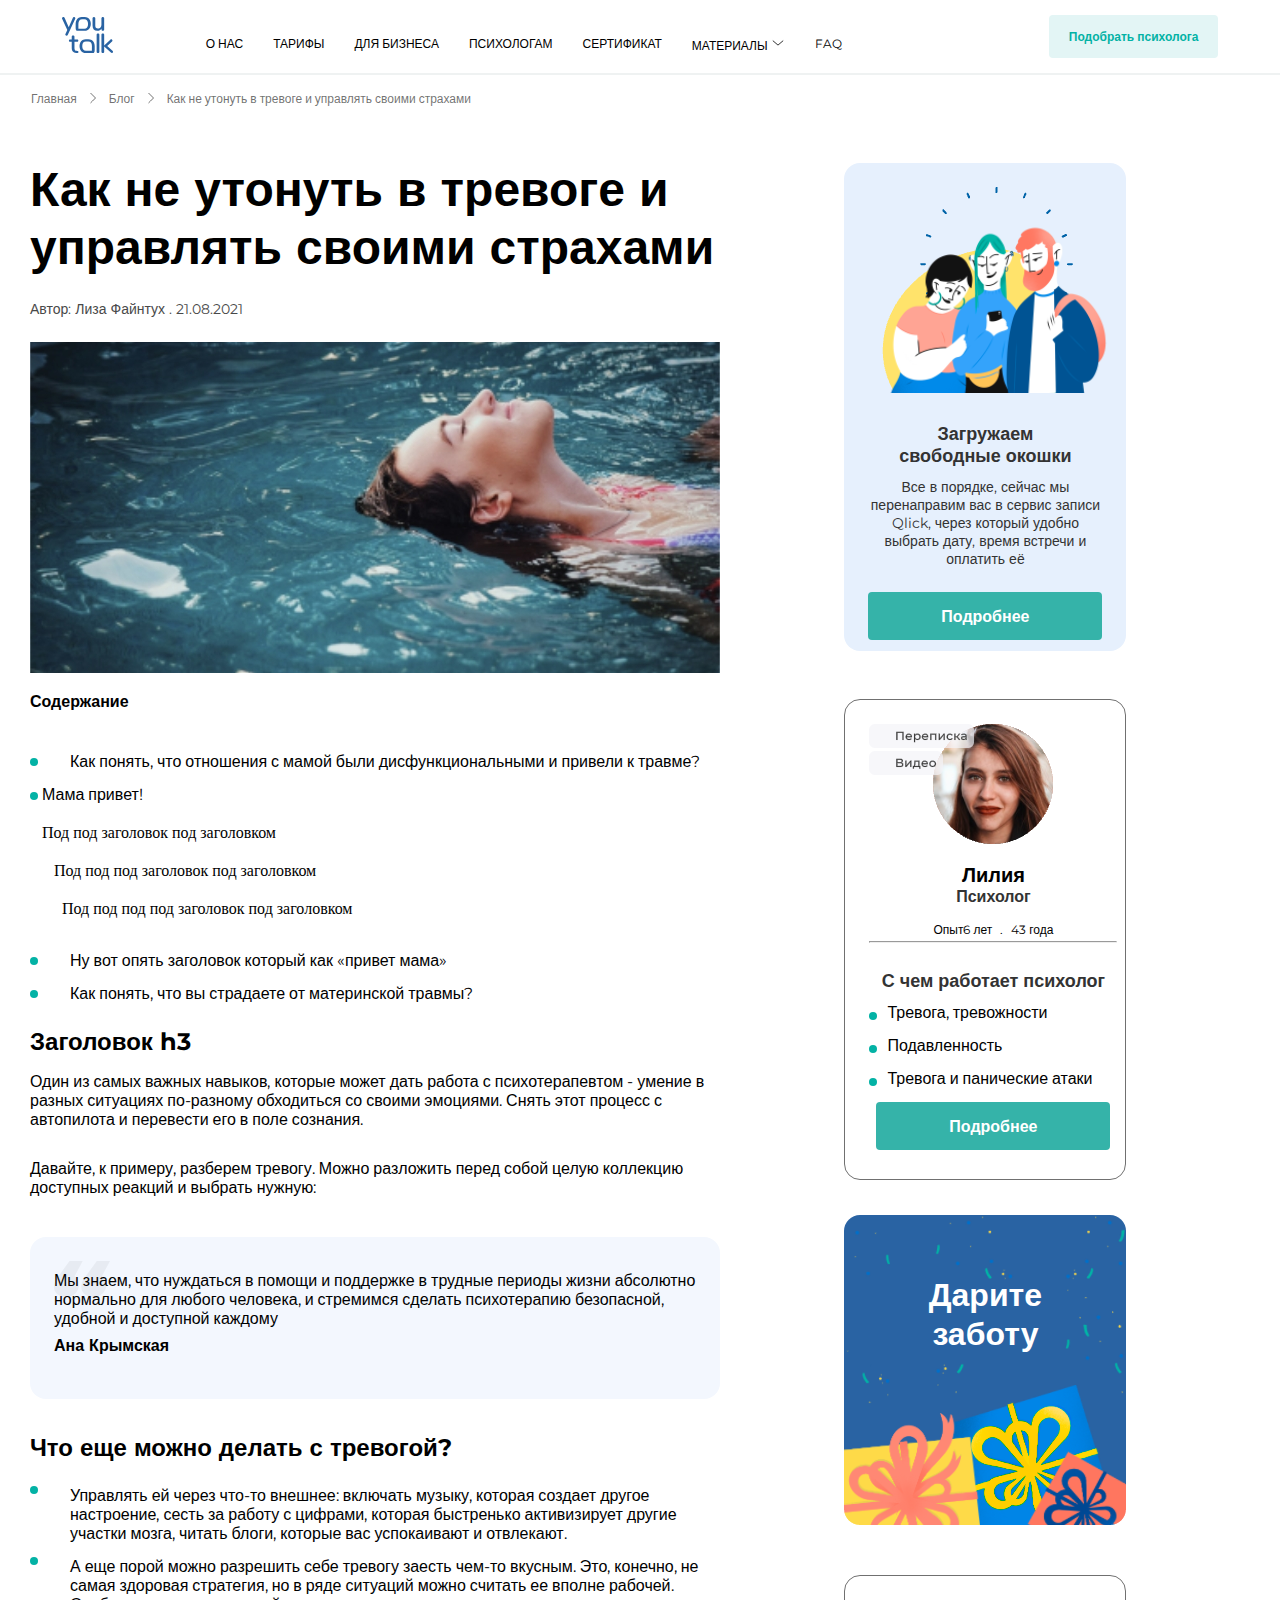
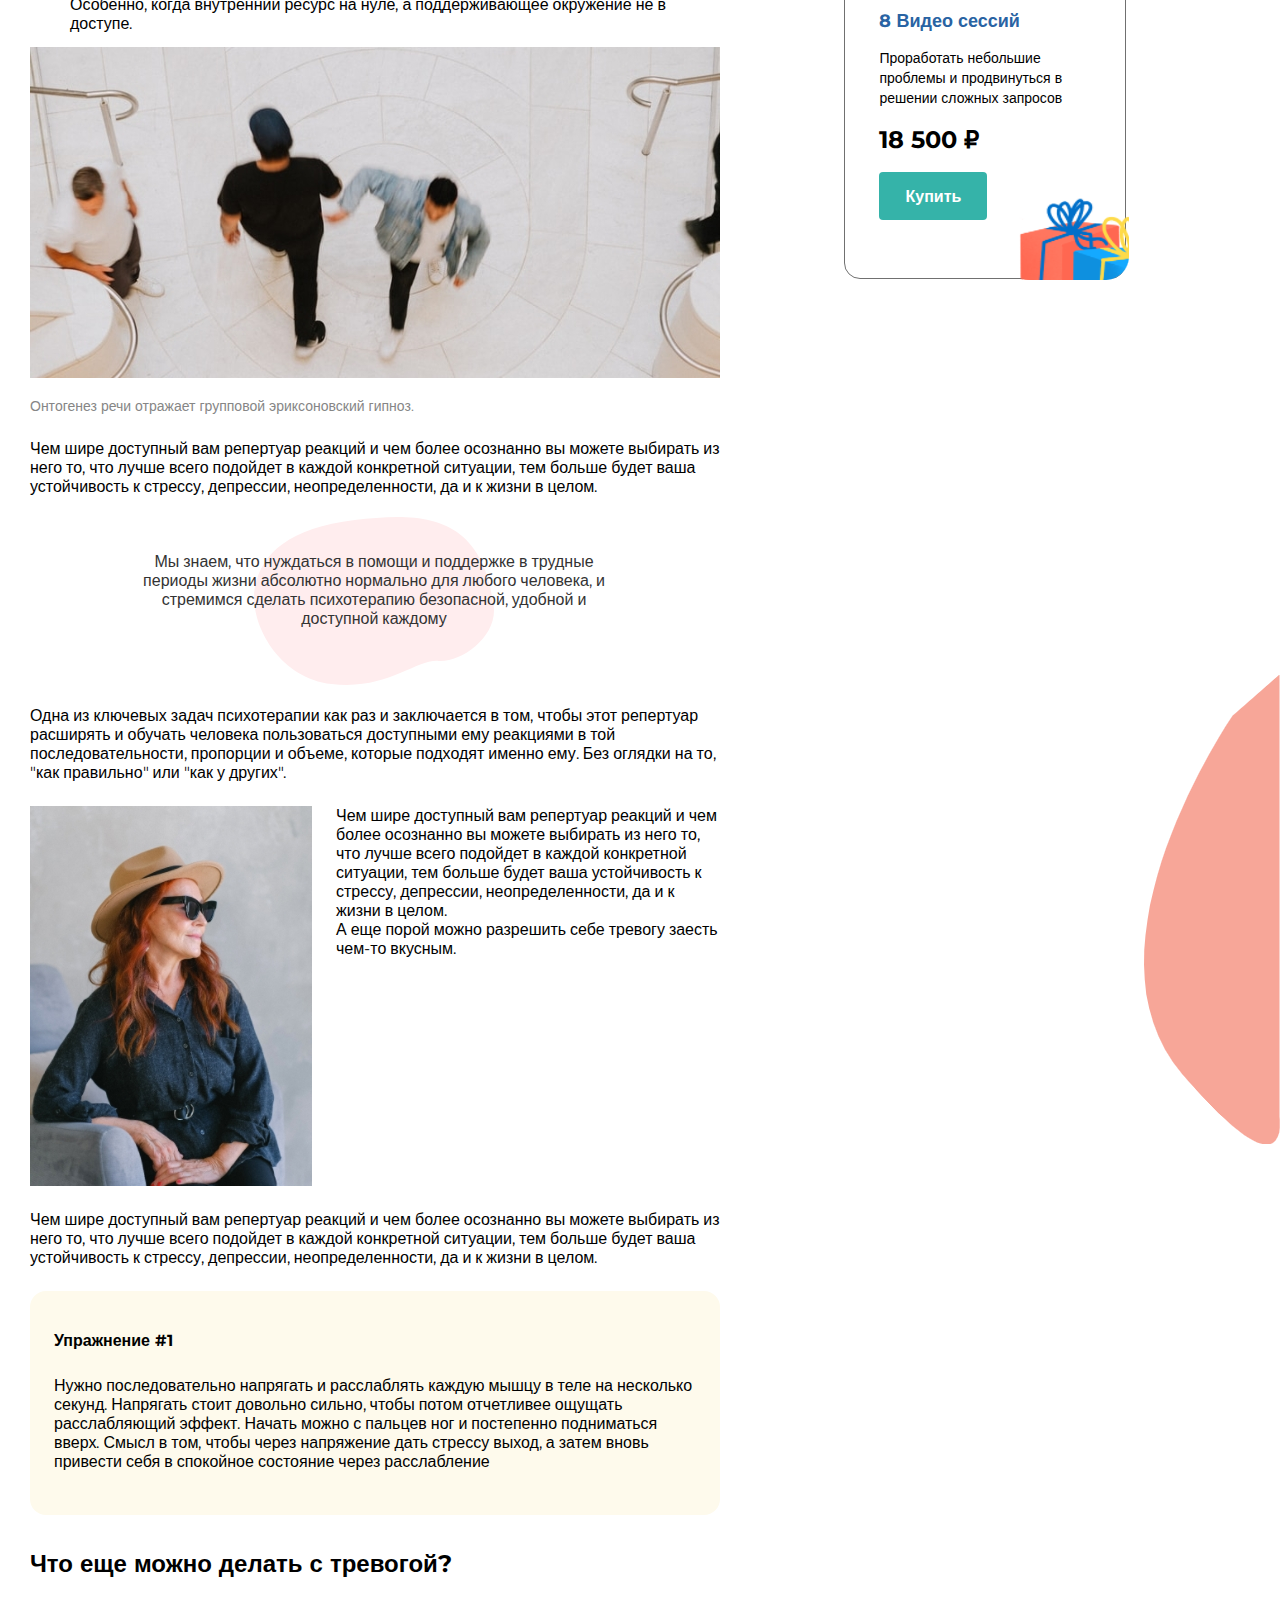
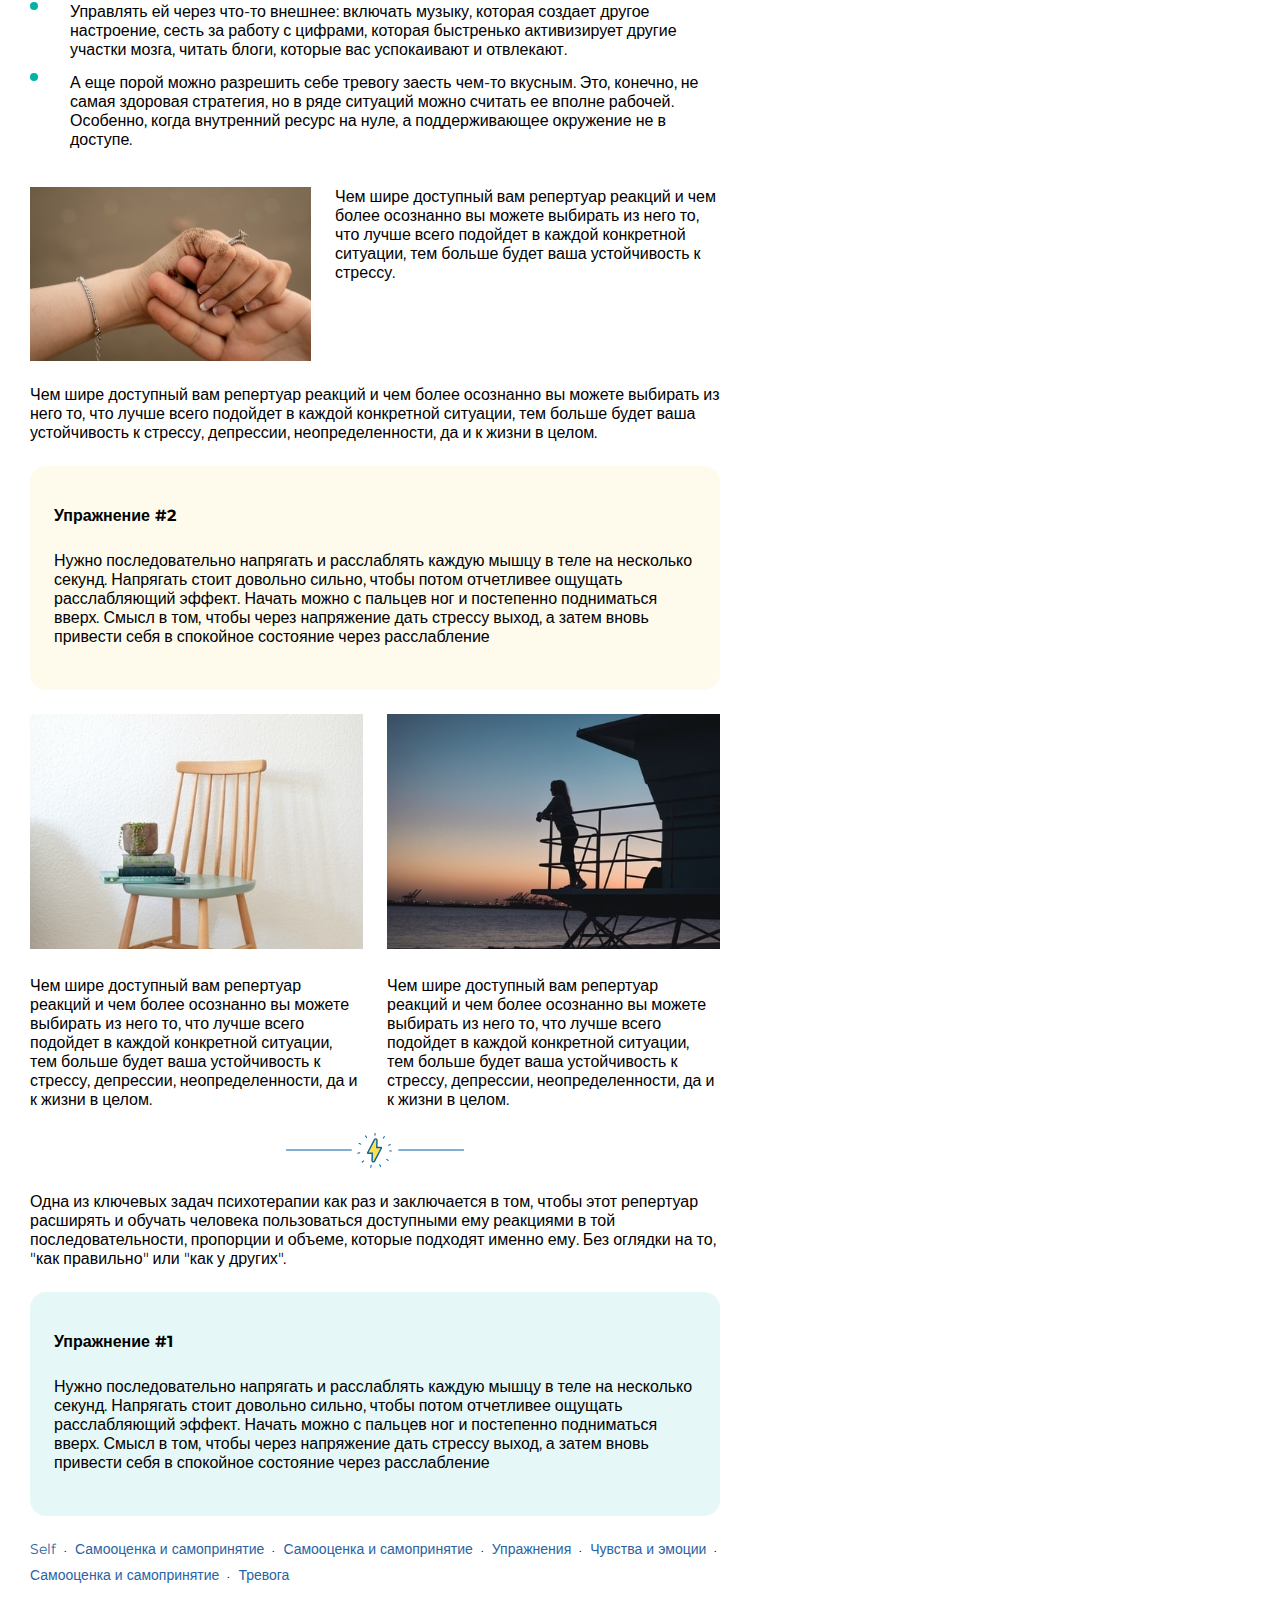
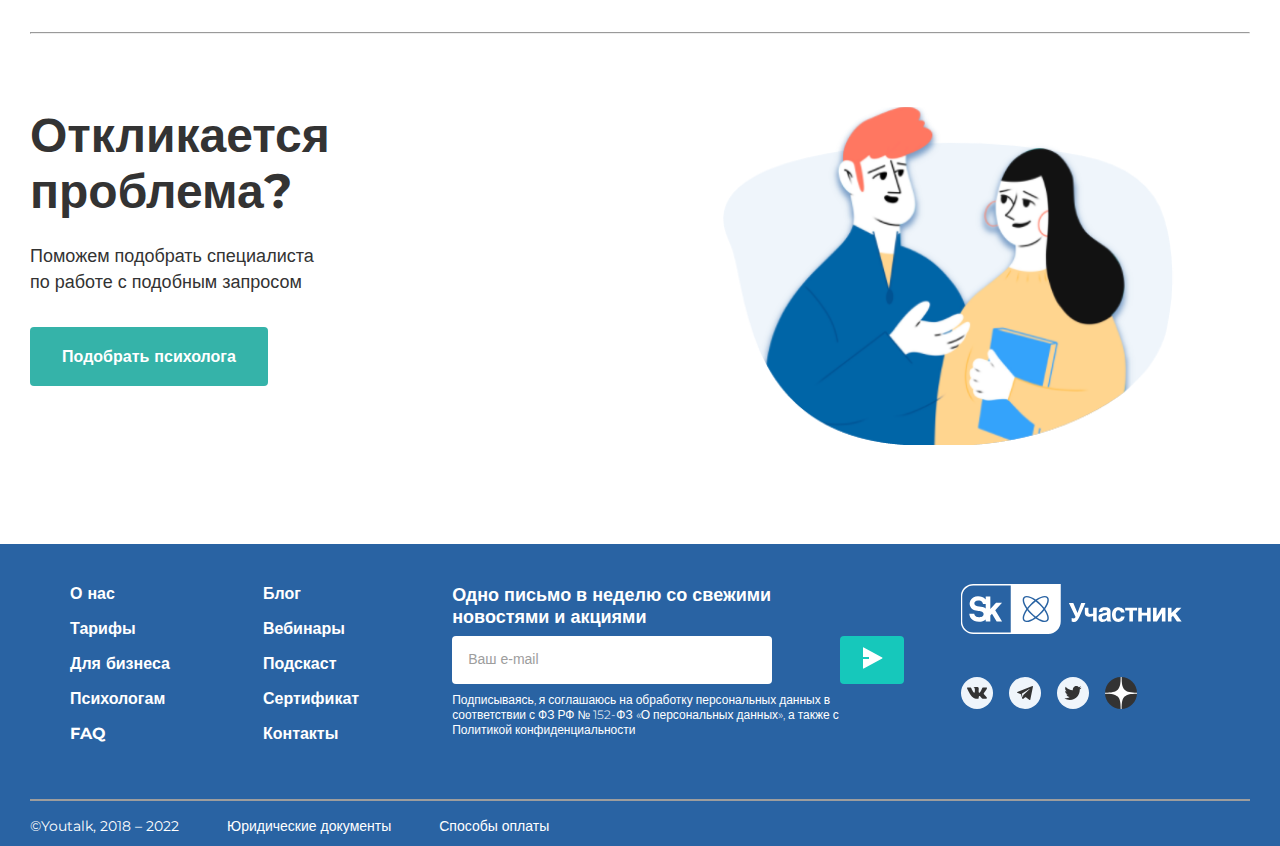
<file: content.html>
<!DOCTYPE html>
<html lang="en">
<head>
    <meta charset="UTF-8">
    <meta http-equiv="X-UA-Compatible" content="IE=edge">
    <meta name="viewport" content="width=device-width, initial-scale=1.0">
    <link rel="stylesheet" href="css/style.css">
    <link rel="stylesheet" href="css/content-style.css">
    <title>YouTalk</title>
    
</head>
<body>
     <header class="header">
        <div class="container header_inner">
            <a href="index.html" class="logo">
                <img src="images/svg/logo.svg" alt="img" class="logo__img">
            </a>
            <nav class="menu">
                <ul class="menu__list">
                    <li class="menu__list-item"><a href="#" class="menu__list-link">О нас</a></il>
                    <li class="menu__list-item"><a href="#" class="menu__list-link">Тарифы</a></il>
                    <li class="menu__list-item"><a href="#" class="menu__list-link">Для бизнеса</a></il>
                    <li class="menu__list-item"><a href="#" class="menu__list-link">Психологам</a></il>
                    <li class="menu__list-item"><a href="#" class="menu__list-link">Сертификат</a></il>
                    <li class="menu__list-item"><a href="#" class="menu__list-link">Материалы <svg width="14" height="14" viewBox="0 0 14 14" fill="none" xmlns="http://www.w3.org/2000/svg">
                        <path d="M2.09998 4.8999L6.99998 9.0999L11.9 4.8999" stroke="#333333" stroke-linecap="round" stroke-linejoin="round"/>
                        </svg>
                        </a></il>
                    <li class="menu__list-item"><a href="#" class="menu__list-link">FAQ</a></il>
                </ul>
            </nav>
            <a href="#" class="top__link">Подобрать психолога</a>
            <button class="header__burger-btn" id="burger">
                <span></span><span></span><span></span>
            </button>
        </div>
        <hr color="#EFF2F2">
      </header>
      <main>
        <div class="container">
          <div class="cards__not">
            <div class="card-1">
                <img src="images/friends.png" alt="name" class="friends">
                <p class="card__1-title">Загружаем <br> свободные окошки</p>
                <p class="card__1-text">
                    Все в порядке, сейчас мы перенаправим вас в сервис записи Qlick, через который удобно выбрать дату,  время встречи и оплатить её
                </p>
                <a href="#" class="card-1__button">Подробнее</a>
            </div>
            <div class="card-2">
                <div class="chat">
                    <ul>
                        <li>
                            <img src="images/perepiska.png" alt="name">
                        </li>
                        <li>
                            <img src="images/video.png" alt="name">
                        </li>
                    </ul>
                </div>
                <img src="images/liliya.png" alt="name" class="liliya">
                <p class="card__2-name">Лилия</p>
                <p class="card__2-work">Психолог</p>
                <div class="staj__years">
                    <p class="staj">Опыт6 лет</p>
                    .
                    <ul class="years">
                        <li class="years__item">43 года </li>
                    </ul>
                </div>
                <hr>
                <p class="card__1-title">С чем работает психолог</p>
                <ul class="list2">
                    <div class="card__1-items">
                        <img class="point" src="images/svg/Ellipse.svg" alt="name">
                        <li class="list_item list__item-3">Тревога, тревожности</li>
                    </div>
                    <div class="card__1-items">
                        <img class="point" src="images/svg/Ellipse.svg" alt="name">
                        <li class="list_item">Подавленность</li>
                    </div>
                    <div class="card__1-items">
                        <img class="point" src="images/svg/Ellipse.svg" alt="name">
                        <li class="list_item">Тревога и панические атаки</li>
                    </div>
                </ul>
                <a href="#" class="card-1__button">Подробнее</a>
            </div>
            <div class="card3">
                <h1 class="card-3__title">Дарите <br> заботу </h1>
                <img src="images/boom.png" alt="name" class="boom">
                <img src="images/podarki.png" alt="name" class="podark">
            </div>
         
            <div class="card4">
                <h1 class="card__4-title">8 Видео сессий</h1>
                <p class="card__4-text">
                    Проработать небольшие проблемы и продвинуться в решении сложных запросов
                </p>
                <p class="card__4-cost">18 500 ₽ </p>
                <a href="#" class="card__4-button">Купить</a>
                <img src="images/MaskGroup.png" alt="name" class="card__4-img">
            </div>
         </div>
            <img src="images/petno-back.png" alt="name" class="back__petno">
            <div class="container-2">
                <nav class="menu menu-2">
                    <a href="#" class="menu_item">Главная</a>
                    <img  src="images/Arrow.svg" alt="svg">
                    <a href="#" class="menu_item">Блог</a>
                    <img src="images/Arrow.svg" alt="svg">
                    <a href="#" class="menu_item menu-item0">Как не утонуть в тревоге и управлять своими страхами</a>
                    <a href="#" class="menu_item menu-item1">Как не утонуть в тревоге и управ...</a>
                </nav>
                <h1 class="list__title">
                    Как не утонуть в <br class="kotorie"> тревоге и управлять своими страхами
                </h1>
                <p class="blog__item-autor blog__item-autor-2">Автор: Лиза Файнтух  .  21.08.2021</p>
                <img src="images/content_card.jpeg" alt="name" class="again">
                <h4 class="title__mini">Содержание</h4>
                <ul class="list">
                    <li class="list_item list__item-2"><img src="images/svg/Ellipse.svg" alt="name"> Как понять, что отношения с мамой были дисфункциональными
                        и привели к травме?
                    </li>
                    <li class="list_item "><img src="images/svg/Ellipse.svg" alt="name">
                        Мама привет!
                        <pre>

   Под под заголовок под заголовком

      Под под под заголовок под заголовком

        Под под под под заголовок под заголовком
                           </pre>
                    </li>
                    <li class="list_item list__item-2"><img src="images/svg/Ellipse.svg" alt="name">Ну вот опять заголовок который как «привет мама»</li>
                    <li class="list_item list__item-2"><img src="images/svg/Ellipse.svg" alt="name">Как понять, что вы страдаете от материнской травмы?</li>
                </ul>
                <h3 class="title__middle">Заголовок h3</h3>
                <div class="text">
                    <span class="text__item">
                        Один из самых важных навыков, которые <br class="kotorie"> может дать работа с психотерапевтом - умение в разных ситуациях по-разному обходиться <br class="kotorie"> со своими эмоциями.  Снять этот процесс с <br class="kotorie"> автопилота и перевести его в поле сознания.
                    </span>
                    <br>
                    <br>
                    <br>
                    <span class="text__item">
                        Давайте, к примеру, разберем тревогу. Можно разложить перед собой целую коллекцию <br class="kotorie"> доступных реакций и выбрать нужную:
                    </span>
                </div>
                <div class="sitata">
                    <img class="kavichka" src="images/svg/Vector.svg" alt="name">
                    <p class="sitat__text">
                        Мы знаем, что нуждаться в помощи и поддержке в трудные периоды жизни абсолютно нормально для любого человека, и стремимся сделать психотерапию безопасной, удобной и доступной каждому
                    </p>
                    <p class="autor__sitat">Ана Крымская</p>
                </div>
                <h3 class="title__middle title__middle-2">Что еще можно делать с тревогой?</h3>
                <ul class="list2">
                    <div class="list__item-3">
                        <img src="images/svg/Ellipse.svg" alt="name">
                        <li class="list_item list__item-3">
                            Управлять ей через что-то внешнее: <br class="kotorie"> включать музыку, которая создает другое настроение, сесть за работу с цифрами, <br class="kotorie"> которая быстренько активизирует другие <br class="kotorie"> участки мозга, читать блоги, которые вас успокаивают и отвлекают.
                        </li>
                    </div>
                    <div class="list__item-3">
                        <img src="images/svg/Ellipse.svg" alt="name">
                        <li class="list_item">
                            А еще порой можно разрешить себе <br class="kotorie"> тревогу заесть чем-то вкусным. Это, <br class="kotorie"> конечно, не самая здоровая стратегия, <br class="kotorie"> но в ряде ситуаций можно считать ее <br class="kotorie"> вполне рабочей. Особенно, когда <br class="kotorie"> внутренний ресурс на нуле, а <br class="kotorie"> поддерживающее окружение не в доступе.
                        </li>
                    </div>
                </ul>
                <img src="images/content_card-2.jpeg" alt="name" class="content__name">
                <p class="content_card-2">
                    Онтогенез речи отражает групповой <br class="kotorie"> эриксоновский гипноз. 
                </p>
                <span class="text__item">
                    Чем шире доступный вам репертуар <br class="kotorie"> реакций и чем более осознанно вы можете <br class="kotorie"> выбирать из него то, что лучше всего подойдет <br class="kotorie"> в каждой конкретной ситуации, тем больше будет <br class="kotorie"> ваша устойчивость к стрессу, депрессии, неопределенности, да и к жизни в целом.
                </span>
                <div class="sitata-2 dfdg">
                    <img class="center__svg" src="images/svg/Vector2.svg" alt="name">
                    <p class="sitat__text-2">
                        Мы знаем, что нуждаться в помощи и поддержке в трудные периоды жизни абсолютно нормально для любого человека, и стремимся сделать психотерапию безопасной, удобной и доступной каждому
                    </p>
                </div>
                <span class="text__item">
                    Одна из ключевых задач психотерапии как раз <br class="kotorie"> и заключается в том, чтобы этот репертуар <br class="kotorie"> расширять и обучать человека пользоваться доступными ему реакциями в той <br class="kotorie"> последовательности, пропорции и объеме, <br class="kotorie"> которые подходят именно ему. Без оглядки на то, <br class="kotorie"> "как правильно" или "как у других".
                </span>
                <div class="autor__text">
                    <img src="images/Rectangle.jpeg" alt="name" class="autor__img">
                    <p class="autor__text-item">
                        Чем шире доступный вам репертуар реакций и <br class="kotorie"> чем более осознанно вы можете выбирать из <br class="kotorie"> него то, что лучше всего подойдет в каждой <br class="kotorie"> конкретной ситуации, тем больше будет ваша устойчивость к стрессу, депрессии, <br class="kotorie"> неопределенности, да и к жизни в целом. <br>
                        А еще порой можно разрешить <br class="kotorie"> себе тревогу заесть чем-то вкусным. 
                    </p>
                </div>
                <p class="text__item lfkgjh">
                    Чем шире доступный вам репертуар реакций и чем более осознанно вы можете выбирать из него то, что лучше всего подойдет в каждой конкретной ситуации, тем больше будет ваша устойчивость к стрессу, депрессии, неопределенности, да и к жизни в целом.
                </p>
                <div class="sitata-3">
                    <h4 class="title__mini">Упражнение #1</h4>
                    <p class="sitat__text">
                        Нужно последовательно напрягать и расслаблять каждую мышцу в теле на несколько секунд. Напрягать стоит довольно сильно, чтобы потом отчетливее ощущать расслабляющий эффект. Начать можно с пальцев ног и постепенно подниматься вверх. Смысл в том, чтобы через напряжение дать стрессу выход, а затем вновь привести себя в спокойное состояние через расслабление
                    </p>
                </div>
                <h3 class="title__middle title__middle-2">Что еще можно делать с тревогой?</h3>
                <ul class="list2">
                    <div class="list__item-3">
                        <img src="images/svg/Ellipse.svg" alt="name">
                        <li class="list_item list__item-3">
                            Управлять ей через что-то внешнее: включать музыку, которая создает другое настроение, сесть за работу с цифрами, которая быстренько активизирует другие участки мозга, читать блоги, которые вас успокаивают и отвлекают.
                        </li>
                    </div>
                    <div class="list__item-3">
                        <img src="images/svg/Ellipse.svg" alt="name">
                        <li class="list_item">
                            А еще порой можно разрешить себе тревогу заесть чем-то вкусным. Это, конечно, не самая здоровая стратегия, но в ряде ситуаций можно считать ее вполне рабочей. Особенно, когда внутренний ресурс на нуле, а поддерживающее окружение не в доступе.
                        </li>
                    </div>
                </ul>
                <div class="autor__text">
                    <img src="images/Rectangle2.jpeg" alt="name" class="autor__img">
                    <p class="autor__text-item">
                        Чем шире доступный вам репертуар реакций и чем более осознанно вы можете выбирать из него то, что лучше всего подойдет в каждой конкретной ситуации, тем больше будет ваша устойчивость к стрессу.
                    </p>
                </div>
                <p class="text__item">
                    Чем шире доступный вам репертуар реакций и чем более осознанно вы можете выбирать из него то, что лучше всего подойдет в каждой конкретной ситуации, тем больше будет ваша устойчивость к стрессу, депрессии, неопределенности, да и к жизни в целом.
                </p>
                <div class="sitata-3">
                    <h4 class="title__mini">Упражнение #2</h4>
                    <p class="sitat__text">
                        Нужно последовательно напрягать и расслаблять каждую мышцу в теле на несколько секунд. Напрягать стоит довольно сильно, чтобы потом отчетливее ощущать расслабляющий эффект. Начать можно с пальцев ног и постепенно подниматься вверх. Смысл в том, чтобы через напряжение дать стрессу выход, а затем вновь привести себя в спокойное состояние через расслабление
                    </p>
                </div>
                <div class="blok">
                    <div class="blok__item">
                        <img class="blok__item-img" src="images/Rectangle3.jpeg" alt="name">
                        <p class="text__item">
                            Чем шире доступный вам репертуар реакций и чем более осознанно вы можете выбирать из него то, что лучше всего подойдет в каждой конкретной ситуации, тем больше будет ваша устойчивость к стрессу, депрессии, неопределенности, да и к жизни в целом.
                        </p>
                    </div>
                    <div class="blok__item">
                        <img class="blok__item-img" src="images/Rectangl4.jpeg" alt="name">
                        <p class="text__item">
                            Чем шире доступный вам репертуар реакций и чем более осознанно вы можете выбирать из него то, что лучше всего подойдет в каждой конкретной ситуации, тем больше будет ваша устойчивость к стрессу, депрессии, неопределенности, да и к жизни в целом.
                        </p>
                    </div>
                </div>
                <div class="spark">
                    <img src="images/svg/spark.svg" alt="name" class="spark__img">
                </div>
                <p class="text__item">
                    Одна из ключевых задач психотерапии как раз и заключается в том, чтобы этот репертуар расширять и обучать человека пользоваться доступными ему реакциями в той последовательности, пропорции и объеме, которые подходят именно ему. Без оглядки на то, "как правильно" или "как у других".
                </p>
                <div class="sitatat-4">
                    <h4 class="title__mini">Упражнение #1</h4>
                    <p class="sitat__text">
                        Нужно последовательно напрягать и расслаблять каждую мышцу в теле на несколько секунд. Напрягать стоит довольно сильно, чтобы потом отчетливее ощущать расслабляющий эффект. Начать можно с пальцев ног и постепенно подниматься вверх. Смысл в том, чтобы через напряжение дать стрессу выход, а затем вновь привести себя в спокойное состояние через расслабление
                    </p>
                </div>
                <div class="bloks">
                    <ul class="bloks__element">
                        <li class="element__items">Self</li>
                        .
                        <li class="element__items">Самооценка и самопринятие</li>
                        .
                        <li class="element__items">Самооценка и самопринятие</li>
                        .
                        <li class="element__items">Упражнения</li>
                        .
                        <li class="element__items">Чувства и эмоции</li>
                        .
                        <li class="element__items">Самооценка и самопринятие</li>
                        .
                        <li class="element__items">Тревога</li>
                    </ul>
                </div>
            </div>
            <hr>
            <div class="container-3">
                <div class="container__3-item">
                    <h1 class="container__3-title">Откликается проблема?</h1>
                    <p class="container-3__text">Поможем подобрать специалиста <br> по работе с подобным запросом</p>
                   <a href="#" class="container__3-buttom">Подобрать психолога</a>
                </div>
                <img src="images/girl_boy.png" alt="name" class="container__3-img">
            </div>
            <div class="rek">
                <div class="card-1">
                    <img src="images/friends.png" alt="name" class="friends">
                    <p class="card__1-title">Загружаем <br> свободные окошки</p>
                    <p class="card__1-text">
                        Все в порядке, сейчас мы перенаправим вас в сервис записи Qlick, через который удобно выбрать дату,  время встречи и оплатить её
                    </p>
                    <a href="#" class="card-1__button">Подробнее</a>
                </div>
                <div class="card-2">
                    <div class="chat">
                        <ul>
                            <li>
                                <img src="images/perepiska.png" alt="name">
                            </li>
                            <li>
                                <img src="images/video.png" alt="name">
                            </li>
                        </ul>
                    </div>
                    <img src="images/liliya.png" alt="name" class="liliya">
                    <p class="card__2-name">Лилия</p>
                    <p class="card__2-work">Психолог</p>
                    <div class="staj__years">
                        <p class="staj">Опыт6 лет</p>
                        .
                        <ul class="years">
                            <li class="years__item">43 года </li>
                        </ul>
                    </div>
                    <hr>
                    <p class="card__1-title">С чем работает психолог</p>
                    <ul class="list2">
                        <div class="card__1-items">
                            <img class="point" src="images/svg/Ellipse.svg" alt="name">
                            <li class="list_item list__item-3">Тревога, тревожности</li>
                        </div>
                        <div class="card__1-items">
                            <img class="point" src="images/svg/Ellipse.svg" alt="name">
                            <li class="list_item">Подавленность</li>
                        </div>
                        <div class="card__1-items">
                            <img class="point" src="images/svg/Ellipse.svg" alt="name">
                            <li class="list_item">Тревога и панические атаки</li>
                        </div>
                    </ul>
                    <a href="#" class="card-1__button">Подробнее</a>
                </div>
            </div>
            <div class="rek-2">
                <div class="card3">
                    <h1 class="card-3__title">Дарите <br class="card-3__title-br"> заботу </h1>
                    <img src="images/boom.png" alt="name" class="boom">
                    <img src="images/podarkiii.png" alt="name" class="podarkii">
                </div>
                <div class="card4">
                    <h1 class="card__4-title">8 Видео сессий</h1>
                    <p class="card__4-text">
                        Проработать небольшие проблемы и продвинуться в решении сложных запросов
                    </p>
                    <p class="card__4-cost">18 500 ₽ </p>
                    <a href="#" class="card__4-button">Купить</a>
                    <img src="images/MaskGroup.png" alt="name" class="card__4-img">
                </div>
            </div>

        </div>
      </main>
      <footer>
        <div class="container">
            <div class="map">
                <div class="map__menu-itam">
                    <ul class="map__itam">
                        <li class="map__itam-li"><a href="#" class="map__itam-link">О нас</a></li>
                        <li class="map__itam-li"><a href="#" class="map__itam-link">Тарифы</a></li>
                        <li class="map__itam-li"><a href="#" class="map__itam-link">Для бизнеса</a></li>
                        <li class="map__itam-li"><a href="#" class="map__itam-link">Психологам</a></li>
                        <li class="map__itam-li"><a href="#" class="map__itam-link">FAQ</a></li>
                    </ul>
                    <ul class="map__itam">
                        <li class="map__itam-li"><a href="#" class="map__itam-link">Блог</a></li>
                        <li class="map__itam-li"><a href="#" class="map__itam-link">Вебинары</a></li>
                        <li class="map__itam-li"><a href="#" class="map__itam-link">Подскаст</a></li>
                        <li class="map__itam-li"><a href="#" class="map__itam-link">Сертификат</a></li>
                        <li class="map__itam-li"><a href="#" class="map__itam-link">Контакты</a></li>
                    </ul>
                </div>

                <div class="for__submit">
                    <h4 class="email__title">Одно письмо в неделю со свежими новостями и акциями</h4>
                    <input class="email__input" id="email" name="name" placeholder="Ваш e-mail" />
                    <button class="email__button" type="submit"><img src="images/svg/submit.svg" alt="name" class="button__svg"></button>
                    <p class="for__submit-text">Подписываясь, я соглашаюсь на обработку персональных данных в соответствии с ФЗ РФ № 152-ФЗ «О персональных данных», а также с Политикой конфиденциальности</p>
                </div> 
                
             
                <div class="icon">
                    <a href="#" class="icon__link"><img src="images/svg/Frame_1.svg" alt="name"></a>
                    <ul class="icon__links">
                        <li class="icon__items"><a href="#" class="icon__items-link"><img src="images/svg/wk.svg" alt="name"></a></li>
                        <li class="icon__items"><a href="#" class="icon__items-link"><img src="images/svg/tg.svg" alt="name"></a></li>
                        <li class="icon__items"><a href="#" class="icon__items-link"><img src="images/svg/twit.svg" alt="name"></a></li>
                        <li class="icon__items"><a href="#" class="icon__items-link"><img src="images/svg/dzen.svg" alt="name"></a></li>
                    </ul>
                </div>
            </div>
            <div class="for__submit-2">
                <h4 class="email__title">Одно письмо в неделю со свежими новостями и акциями</h4>
                <input class="email__input" id="email" name="name" placeholder="Ваш e-mail" />
                <button class="email__button" type="submit"><img src="images/svg/submit.svg" alt="name" class="button__svg"></button>
                <p class="for__submit-text">Подписываясь, я соглашаюсь на обработку персональных данных в соответствии с ФЗ РФ № 152-ФЗ «О персональных данных», а также с Политикой конфиденциальности</p>
            </div>
            <div class="icon-2">
                <a href="#" class="icon__link"><img src="images/svg/Frame_1.svg" alt="name"></a>
                <ul class="icon__links">
                    <li class="icon__items"><a href="#" class="icon__items-link"><img src="images/svg/wk.svg" alt="name"></a></li>
                    <li class="icon__items"><a href="#" class="icon__items-link"><img src="images/svg/tg.svg" alt="name"></a></li>
                    <li class="icon__items"><a href="#" class="icon__items-link"><img src="images/svg/twit.svg" alt="name"></a></li>
                    <li class="icon__items"><a href="#" class="icon__items-link"><img src="images/svg/dzen.svg" alt="name"></a></li>
                </ul>
            </div>
            <hr color="#9D9D9D">
            <div class="footer__end">
                <p class="end">©Youtalk, 2018 – 2022</p>
                <p class="end">Юридические документы</p>
                <p class="end">Способы оплаты</p>
            </div>

        </div>

      </footer>
    

    <!-- -->
</body>
</html>
</file>
<file: css/style.css>
/* montserrat-300 - latin */
@font-face {
    font-display: swap; /* Check https://developer.mozilla.org/en-US/docs/Web/CSS/@font-face/font-display for other options. */
    font-family: 'Montserrat';
    font-style: normal;
    font-weight: 300;
    src: url('../fonts/montserrat-v25-latin-300.woff2') format('woff2'); /* Chrome 36+, Opera 23+, Firefox 39+, Safari 12+, iOS 10+ */
  }
  /* montserrat-regular - latin */
  @font-face {
    font-display: swap; /* Check https://developer.mozilla.org/en-US/docs/Web/CSS/@font-face/font-display for other options. */
    font-family: 'Montserrat';
    font-style: normal;
    font-weight: 400;
    src: url('../fonts/montserrat-v25-latin-regular.woff2') format('woff2'); /* Chrome 36+, Opera 23+, Firefox 39+, Safari 12+, iOS 10+ */
  }
  /* montserrat-600 - latin */
  @font-face {
    font-display: swap; /* Check https://developer.mozilla.org/en-US/docs/Web/CSS/@font-face/font-display for other options. */
    font-family: 'Montserrat';
    font-style: normal;
    font-weight: 600;
    src: url('../fonts/montserrat-v25-latin-600.woff2') format('woff2'); /* Chrome 36+, Opera 23+, Firefox 39+, Safari 12+, iOS 10+ */
  }
  /* montserrat-700 - latin */
  @font-face {
    font-display: swap; /* Check https://developer.mozilla.org/en-US/docs/Web/CSS/@font-face/font-display for other options. */
    font-family: 'Montserrat';
    font-style: normal;
    font-weight: 700;
    src: url('../fonts/montserrat-v25-latin-700.woff2') format('woff2'); /* Chrome 36+, Opera 23+, Firefox 39+, Safari 12+, iOS 10+ */
  }

  html {
    box-sizing: border-box;
}

*,
*::after,
*::before {
    box-sizing: inherit;
    margin: 0;
    padding: 0;
}

html,
body {
    height: 100%;
}

ul {
    list-style-type: none;
}

a {
    text-decoration: none;
    color: inherit;
}

body {
  font-size: 12px;
  font-weight: 500;
  font-family: 'Montserrat', sans-serif ;
}

.container {
  max-width: 1220px;
  margin: 0 auto;
  padding: 0 ;
}

.header_inner {
  padding-top: 15px;
  padding-bottom: 15px;
  padding-left: 0;
  display: flex;
  justify-content: space-around;
  align-items: center;
}

.menu__list {
  display: flex;
  gap: 30px;
  padding-right: 144px;
}

.menu__list-link {
  color: black;
  text-transform: uppercase;
  font-weight: 400;
}

.top__link {
  background-color: #E3F5F5;
  padding: 14px 20px 14px 20px;
  color: #03B2A5;
  font-weight: 700;
  border-radius: 4px;
}

.header__burger-btn {
  z-index: 2;
  display: none;
  position: relative;
 min-width: 40px;
  min-height: 40px;
  border: none;
  background-color: inherit;
}

.header__burger-btn span {
  position: absolute;
  width: 20px;
  height: 2px;
  background-color: #03B2A5;
  left: 10px;
}

.header__burger-btn span:nth-child(1) {
  transform: translateY(-7px);
}

.header__burger-btn span:nth-child(3) {
  transform: translateY(7px);
}

@media screen and (max-width: 1024px) {

  body {
    font-size: 14px;
    font-weight: 500;
    font-family: 'Montserrat', sans-serif ;
  }
  .container {
    max-width: 1024px;
    padding: 0 ;
  }

  .header_inner {
    margin: 0 auto;
    padding-top: 20px;
    padding-bottom: 20px;
    padding-left: 32px;

  }

  .menu__list {
    display: flex;
    gap: 16px;
    padding-right: 20px;
  }

  .menu__list-link {
    color: black;
    text-transform: uppercase;
  }

  .top__link {
    background-color: #E3F5F5;
    margin: 14px 32px 14px 20px;
    color: #03B2A5;
    font-weight: 700;
    border-radius: 4px;
  }
}

@media screen and (max-width: 768px){
  .header__burger-btn {
    display: block;
  }

.menu__list {
  display: none;
}



  .top__link {
    display: none;
  }



  .header_inner {
    display: flex;
    justify-content: space-between;
    margin: 0 auto;
    padding-top: 20px;
    padding-bottom: 20px;
    padding-left: 32px;

  }
}

@media screen and (max-width: 414px) {
  .header__burger-btn {
    display: block;
  }

  .menu__list {
    display: none;
  }



  .top__link {
    display: none;
  }

  .header.open .menu__list {
    transform: translateX(100%);
  }

  .header_inner {
    display: flex;
    justify-content: space-between;
    margin: 0 auto;
    padding-top: 20px;
    padding-bottom: 20px;
    padding-left: 32px;

  }
}

/* header end */


.menu {
  padding-top: 15px;
  padding-left: 30px;
  display: flex;
  align-items: center;
  gap: 8px;
}

.menu_item {
  gap: 8px;
  color: rgba(51, 51, 51, 0.7);
}

.list {
  padding-top: 25px;
}

.list__title {
  font-size: 48px;
  font-weight: 700;
  padding-bottom: 20px;
}

.list__types-item {
  background-color: inherit;
  padding: 6px 8px 6px 8px;
  color: #333333;
  font-size: 14px;
  font-weight: 600;
  border: 1px solid #333333B3;
  margin-right: 8px;
  border-radius: 24px;
}

.list__types-smile::before {
  content: "\1F60A";
  font-size: 18px;
}

.list__types-item-active::before {
  content: "\1F984";
  font-size: 18px;
}

.list__types-item-active {
  border: 2px solid #03B2A5;
  background-color: #F9FDFD;
}

.content {
  padding-top: 24px;
}

.content__tabs {
  display: grid;
  grid: repeat(2);
  gap: 40px;
}

.blog {
  margin-top: 24px;
} 

.blog__items {
  display: grid;
  grid-template-columns: repeat(2, 1fr);
  gap: 0 24px;
}
.blog__item {
  min-width: 588px;
  display: flex;
  justify-content: flex-start;
  flex-flow: column wrap;
  border: 1px solid #868686;
  border-top: none;
  border-end-start-radius: 15px;
  border-end-end-radius: 15px;
  padding-left: 16px;
  padding-right: 15px;
}

.blog__item-img {
  display: flex;
  border-top-left-radius: 15px;
  border-top-right-radius: 15px;
  width: 100%;
}

.blog__item-img1 {
  display: none;
}

.blog__item-title {
  margin-top: 16px;
  font-size: 18px;
  font-weight: 700;
}

.blog__item-autor {
  margin-top: 4px;
  font-weight: 400;
  color: #494949;
}

.blog__item-text {
  margin-top: 8px;
  font-size: 14px;
  font-weight: 400;
}

.blog__item-data {
  margin-top: 68px;
  margin-bottom: 16px;
}

.top-1 {
  position: absolute;
  z-index: 5;
  left: 0;
  right: 0;
  padding-left: 158px;
  padding-top: 8px;
  display: column;
}

.top-2 {
  position: absolute;
  z-index: 5;
  left: 0;
  right: 0;
  padding-left: 780px;
  padding-top: 8px;
  display: column;
}

.top-3 {
  position: absolute;
  z-index: 5;
  left: 0;
  right: 0;
  padding-left: 183px;
  padding-top: 500px;
  display: column;
}

.top-4 {
  position: absolute;
  z-index: 5;
  left: 0;
  right: 0;
  padding-left: 575px;
  padding-top: 500px;
  display: column;
}

.top-5 {
  position: absolute;
  z-index: 5;
  left: 0;
  right: 0;
  padding-left: 969px;
  padding-top: 500px;
  display: column;
}

.top-6 {
  position: absolute;
  z-index: 5;
  left: 0;
  right: 0;
  padding-left: 180px;
  padding-top: 988px;
  display: column;
}

.top-7 {
  position: absolute;
  z-index: 5;
  left: 0;
  right: 0;
  padding-left: 575px;
  padding-top: 988px;
  display: column;
}

.top-8 {
  position: absolute;
  z-index: 5;
  left: 0;
  right: 0;
  padding-left: 969px;
  padding-top: 988px;
  display: column;
}

.images-top__items-2 {
  padding-top: 8px;
}

.blog__content-backround {
  background-color: rgb(239, 245, 251);
  background-color: linear-gradient(180deg, rgba(255, 255, 255, 0) 0%, #fff 100%);
}

.blog__content-items {
  padding-top: 24px;
  display: flex;
  justify-content: center;
}

.blog__content-img {
  border-top-right-radius: 16px;
  border-top-left-radius: 16px;
  width: 384px;
  height: 260px;
}

.last__img {
  padding: 0;
}

.content__items-resurse {
  width: 384px;
  height: 460px;
}

.blogs {
  display: flex;
  justify-content: space-around;
  gap: 10px;
}

.content__items-title {
  color: #333333;
  font-size: 16px;
  font-weight: 700;
  padding: 16px 16px 0 16px;
}

.content__items-autor {
  color: #494949;
  font-size: 12px;
  font-weight: 400;
  padding-top: 8px;
  padding-left: 16px;
}

.content__items-text {
  color: #494949;
  font-size: 14px;
  font-weight: 400;
  padding-top: 8px;
  padding-left: 16px;
}

.content__items-data {
  color: #868686;
  font-size: 12px;
  font-weight: 400;
  padding-top: 24px;
  padding-left: 16px;
}

.content__items-resurse {
  background-color: #FFFFFF;
  border: 1px solid #868686;
  border-radius: 16px;
}

.shovmore-link {
  background-color: #35B3A9;

  color: #FFFFFF;
  width: 182px;
  height: 48px;
  margin: 0 auto;
  justify-content: center;
  align-items: center;
  display: flex;
  margin-bottom: 96px;
  margin-top: 56px;
  font-size: 16px;
  font-weight: 700;
}

.list__types-item-1 {
  display: none;
}

.for__768 {
  display: none;
}

@media screen and (max-width: 1024px) {
.blog {
  padding-left: 32px;
}

  .list {
    padding-left: 32px;
  }

  .list__types-item-none {
    display: none;
  }

  .list__types-item-1 {
    display: inline;
  }

  .list__types {
    padding-bottom: 18px;
  }

  .blog__item-img {
    min-width: 468px;
  }

  .blog__item {
    min-width: 468px;
  }

  .content__items-resurse {
    width: 304px;
    height: 460px;
}

.blog__content-img {
  width: 304px;
  height: 206px;
}

.top-1 {
  padding-left: 40px;
}

.top-2 {
  padding-left: 550px;
}

.top-3 {
  padding-left: 55px;
  padding-top: 490px;
}

.top-4 {
  padding-left: 368px;
  padding-top: 490px;
}

.top-5 {
  padding-left: 680px;
  padding-top: 490px;
}

.top-6 {
  padding-left: 55px;
  padding-top: 975px;
}

.top-7 {
  padding-left: 368px;
  padding-top: 975px;
}

.top-8 {
  padding-left: 680px;
  padding-top: 975px;
}
}

@media screen and (max-width: 768px) {
  .list__types-item-none-1 {
    display: none;
  }

  .blog__items {
    display: block;
  }

  .blog__item-img-none {
    display: none;
  }

  .blog__item-img1 {
    display: inline;
    margin-top: 24px;
  }

  .for__768 {
    display: flex;
    gap: 8px;
    justify-content: center;
    padding-top: 24px;
    padding-bottom: 24px;
  }

  .blog__content-img {
    width: 352px;
  }

  .content768 {
    display: none;
  }

  .content__items-resurse {
    width: 352px;
  }

  .top-1 {
    margin-top: -320px;
  }

  .top-2 {
    padding-left: 40px;
    padding-top: 245px;
  }

  .top-3 {
    padding-left: 40px;
    padding-top: 800px;
  }

  .top-4 {
    padding-left: 400px;
    padding-top: 800px;
  }

  .top-5 {
    padding-left: 40px;
    padding-top: 1285px;
  }

  .top-6 {
    padding-left: 400px;
    padding-top: 1285px;
}

.top-7 {
  padding-left: 40px;
  padding-top: 1795px;
}

.top-8 {
  padding-left: 400px;
  padding-top: 1795px;
}
}

@media screen and (max-width: 414px) {
  .list__types-item:nth-child(9),
  .list__types-item:nth-child(8),
  .list__types-item:nth-child(7),
  .list__types-item:nth-child(6),
  .list__types-item:nth-child(5),
  .list__types-item:nth-child(4) {
   display: none;
  }

  .list__types {
    min-width: 413px;
  }

  .list__types-item-1 {
    display: none;
  }

  .blog__item-img {
    min-width: 374px;
  }

  .blog__item {
    min-width: 374px;
  }

  .blogs {
    display: block;
  }

  .for__768 {
    display: none;
  }


  .content__items-resurse-none {
    display: none;
  }

  .content__items-resurse {
    margin-top: 16px;
  }

  .top-1 {
    margin-top: -170px;
  }

  .top-2 {
    padding-left: 40px;
    padding-top: 279px;
  }

  .top-3 {
    padding-left: 40px;
    padding-top: 738px;
  }

  .top-4 {
    padding-left: 40px;
    padding-top: 1214px;
  }

  .top-5,
  .top-6,
  .top-7,
  .top-8 {
    display: none;
  }
  
}

@media screen and (max-width: 320px) {
.menu {
  margin-left: 16px;
  margin-bottom: 24px;
  margin-top: 24px;
  padding: 0;
}

.list {
  margin: 0;
  padding: 0;
}

  .blog{
    margin: 0;
    padding: 0;
  }

  .list__title {
    font-size: 24px;
    margin-left: 16px;
  }

  .blog__item-img {
    min-width: 288px;
  }

  .blog__item {
    min-width: 288px;
  }

  .content__items-resurse {
    width: 288px;
  }

  .blog__content-img {
    width: 288px;
  }

  .top-1 {
    margin-top: -140px;
    margin-left: -35px;
  }

  .top-2 {
    padding-left: 5px;
    padding-top: 299px;
  }

  .top-3 {
    padding-left: 23px;
    padding-top: 748px;
  }

  .top-4 {
    padding-left: 23px;
    padding-top: 1226px;
  }


}

/* footer*/

footer {
  background-color: #2963A3;
  height: 302px;
}

.map {
  display: flex;
  gap: 93px;
  padding: 40px;
}

.map__itam-li {
  margin-bottom: 16px;
}

.map__menu-itam {
  display: flex;
  gap: 93px;
}

.map__itam-link {
  color: #FFFFFF;
  font-size: 16px;
  font-weight: 700;
}

.email__title {
  padding-bottom: 8px;
  max-width: 356px;
  color: #FFFFFF;
  font-size: 18px;
  font-weight: 700;
}

.email__input {
  border: none;
  border-radius: 4px;
  width: 320px;
  height: 48px;
  outline: none;
}

.email__input::placeholder {
  color: #9D9D9D;
  font-size: 14px;
  font-weight: 400;
  padding-left: 16px;
}

.email__button {
  position: absolute;
  z-index: 5;
  left: 0;
  right: 0;
  margin-left: 840px;
  border: none;
  border-radius: 4px;
  background-color: #16C8BB;
  width: 64px;
  height: 48px;
}

.for__submit-2 {
  display: none;
}

.for__submit-text {
  max-width: 416px;
  padding-top: 8px;
  color: #FFFFFF;
  font-size: 12px;
  font-weight: 300;
}

.icon-2 {
  display: none;
}

.icon__links {
  display: flex;
  gap: 16px;
  padding-top: 40px;
}

.footer__end {
  display: flex;
  gap: 48px;
  padding-top: 16px;
  
}

.end {
  font-size: 14px;
  font-weight: 400;
  color: #FFFFFF;
}


@media screen and (max-width: 1024px) {
  footer {
    height: 350px;
  }
  .map {
    display: flex;
    gap: 30px;
    padding: 40px;
  }

  .email__button {
    position: absolute;
    z-index: 5;
    left: 0;
    right: 0;
    margin-left: 650px;
    border: none;
    border-radius: 4px;
    background-color: #16C8BB;
    width: 64px;
    height: 48px;
  }
  
  .footer__end {
    display: flex;
    gap: 48px;
    padding-top: 16px;
    padding-left: 32px;
    
  }
  
  .end {
    font-size: 14px;
    font-weight: 400;
    color: #FFFFFF;
  }
}

@media screen and (max-width: 768px) {
 
  footer {
    height: 470px;
  }
  
  .map {
    gap: 30px;
    padding: 40px;
  }
  
  .email__button {
    position: absolute;
    z-index: 5;
    left: 0;
    right: 0;
    margin-left: 650px;
    border: none;
    border-radius: 4px;
    background-color: #16C8BB;
    width: 64px;
    height: 48px;
  }
  
  .icon {
    display: none;
  }
  
.icon-2 {
  display: block;
  padding-left: 30px;
}

.icon__links {
  padding-bottom: 27px;
}
  
}

@media screen and (max-width: 415px) {
  footer {
    display: block;
    height: 746px;
  }

  .map{
    display: block;
  }

  .map__menu-itam {
    display: flex;
    justify-content: space-between;
    padding-bottom: 23px;
  }

  .email__button {
    position: absolute;
    z-index: 5;
    left: 0;
    right: 0;
    margin-left: 300px;
    border: none;
    border-radius: 4px;
    background-color: #16C8BB;
    width: 64px;
    height: 48px;
  }

  .footer__end {
    display: block;
  }

  .end {
    padding-bottom: 31px;
  }
}

@media screen and (max-width: 320px) {
  .email__button {
    display: none;
  }

  .email__input {
    width: 288px;
  }

  .map {
    padding: 35px 14px 10px 18px;
  }

  footer {
    width: 415px;
  }
}
</file>
<file: css/content-style.css>
/* montserrat-300 - latin */
@font-face {
    font-display: swap; /* Check https://developer.mozilla.org/en-US/docs/Web/CSS/@font-face/font-display for other options. */
    font-family: 'Montserrat';
    font-style: normal;
    font-weight: 300;
    src: url('../fonts/montserrat-v25-latin-300.woff2') format('woff2'); /* Chrome 36+, Opera 23+, Firefox 39+, Safari 12+, iOS 10+ */
  }
  /* montserrat-regular - latin */
  @font-face {
    font-display: swap; /* Check https://developer.mozilla.org/en-US/docs/Web/CSS/@font-face/font-display for other options. */
    font-family: 'Montserrat';
    font-style: normal;
    font-weight: 400;
    src: url('../fonts/montserrat-v25-latin-regular.woff2') format('woff2'); /* Chrome 36+, Opera 23+, Firefox 39+, Safari 12+, iOS 10+ */
  }
  /* montserrat-600 - latin */
  @font-face {
    font-display: swap; /* Check https://developer.mozilla.org/en-US/docs/Web/CSS/@font-face/font-display for other options. */
    font-family: 'Montserrat';
    font-style: normal;
    font-weight: 600;
    src: url('../fonts/montserrat-v25-latin-600.woff2') format('woff2'); /* Chrome 36+, Opera 23+, Firefox 39+, Safari 12+, iOS 10+ */
  }
  /* montserrat-700 - latin */
  @font-face {
    font-display: swap; /* Check https://developer.mozilla.org/en-US/docs/Web/CSS/@font-face/font-display for other options. */
    font-family: 'Montserrat';
    font-style: normal;
    font-weight: 700;
    src: url('../fonts/montserrat-v25-latin-700.woff2') format('woff2'); /* Chrome 36+, Opera 23+, Firefox 39+, Safari 12+, iOS 10+ */
  }



  .container-2 {
    width: 690px;
  }

.menu-2 {
    padding-left: 1px;
    padding-bottom: 54px;
}

.blog__item-autor-2 {
    font-size: 14px;
    font-weight: 400;
    padding-bottom: 24px;
}

.title__mini {
    font-size: 16px;
    font-weight: 700;
    padding-top: 16px;
    padding-bottom: 16px;
}

.list_item {
    font-size: 16px;
    font-weight: 500;
    padding-bottom: 14px;
}

.list__item-2 {
    display: flex;
    align-items: center;
    gap: 32px;
}

pre {
    font-family: "Montserrat";
    font-size: 16px;
    font-weight: 500;
    padding-bottom: 14p
}

.title__middle {
    font-size: 24px;
    font-weight: 700;
    padding-top: 10px;
    padding-bottom: 16px;
}

.text__item {
    font-size: 16px;
    font-weight: 500;
}

.text {
    padding-bottom: 40px;
}

.sitata {
    height: 162px;
    width: 690px;
    background-color: #F3F7FE;
    padding: 24px 24px 24px 24px;
    margin-bottom: 24px;
    border-radius: 16px;
}

.kavichka {
    position: absolute;
    z-index: 4;
}

.sitat__text {
    font-size: 16px;
    font-weight: 400;
    padding-top: 10px;
    padding-bottom: 8px;
}

.autor__sitat {
    font-size: 16px;
    font-weight: 700;
}

.title__middle-2 {
    padding-bottom: 24px;
}

.list__item-3 {
    display: flex;
    align-items: start;
    gap: 32px;
}

.content_card-2 {
    font-size: 14px;
    font-weight: 400;
    color: #868686;
    padding-top: 16px;
    padding-bottom: 24px;
}

.sitata-2 {
    height: 162px;
    width: 690px;
    margin-top: 24px;
    margin-bottom: 24px;
    padding: 24px 104px 48px 102px;
    display: flex;
    justify-content: center;
    align-items: center;

}

.center__svg {
    position: absolute;
    z-index: -4;
    margin-top: 24px;
}

.sitat__text-2 {
    color: #333333;
    font-size: 16px;
    font-weight: 400;
    padding-top: 10px;
    padding-bottom: 8px;
    text-align: center;
}

.autor__text {
    display: flex;
    gap: 24px;
    padding-top: 24px;
    padding-bottom: 24px;
}

.autor__text-item {
    font-size: 16px;
    font-weight: 500;
}

.sitata-3 {
    height: 224px;
    width: 690px;
    background-color: #FEFAEC;
    padding: 24px 24px 24px 24px;
    margin-top: 24px;
    margin-bottom: 24px;
    border-radius: 16px;
}

.blok {
    display: flex;
    gap: 24px;
}

.blok__item-img {
    padding-bottom: 24px;
}

.spark {
    display: flex;
    justify-content: center;
    padding-top: 24px;
    padding-bottom: 24px;
}

.sitatat-4 {
    height: 224px;
    width: 690px;
    background-color: #03B2A51A;
    padding: 24px 24px 24px 24px;
    margin-top: 24px;
    margin-bottom: 24px;
    border-radius: 16px;
}


.bloks__element {
    display: flex;
    flex-direction: row;
    flex-wrap: wrap;
    gap: 8px;
}

.element__items {
    font-size: 14px;
    font-weight: 400;
    color: #2963A3;
}

.bloks {
    padding-bottom: 48px;
}

.card-1 {
    position: absolute;
    width: 282px;
    height: 488px;
    background-color: rgb(230, 240, 253);
    justify-content: end;
    margin-top: 88px;
    right: 12vmax;
    border-radius: 16px;
    padding: 24px;
    text-align: center;
}

.card__1-title {
    font-size: 18px;
    font-weight: 700;
    padding-top: 27px;
    padding-bottom: 11px;
    color: rgb(51, 51, 51);
}

.card__1-text {
    font-size: 14px;
    font-weight: 400;
    color: rgb(51, 51, 51);
    padding-bottom: 24px;
}

.card-1__button {
    background-color: #35B3A9;
    color: #FFFFFF;
    width: 234px;
    height: 48px;
    margin: 0 auto;
    justify-content: center;
    align-items: center;
    display: flex;
    font-size: 16px;
    font-weight: 700;
    border-radius: 4px;
}

.card-2 {
    width: 282px;
    height: 481px;
    border: 1px solid #333333B3;
    border-radius: 16px;
    text-align: center;
    padding: 24px;
    padding-right: 8px;
    margin-top: 624px;
    right: 12vmax;
    position: absolute;
    justify-content: end;
}

.card__1-items {
    display: flex;
    align-items: center;
    gap: 10px;
}

.point {
   margin-bottom: 8px;
}

.chat {
    position: absolute;
    text-align: start;
}

.card__2-name {
    padding-top: 16px;
    font-size: 20px;
    font-weight: 700;
}

.card__2-work {
    font-size: 16px;
    font-weight: 700;
    color: #333333;
}

.staj__years {
    display: flex;
    justify-content: center;
    gap: 8px;
    padding-top: 16px;
    padding-bottom: 4px;
}

.card3 {
    position: absolute;
    height: 292px;
    width: 282px;
    background-color: #2963A3;
    border-radius: 16px;
    margin-top: 1140px;
    right: 12vmax;
}

.boom {
    position: absolute;
    top: 0;
}

.podark {
    position: absolute;
    top: 30px;
}

.card-3__title {
    font-size: 32px;
    font-weight: 700;
    text-align: center;
    padding-top: 60px;
    color: white;
}

.card4 {
    position: absolute;
    height: 304px;
    width: 282px;
    border: 1px solid #333333B3;
    border-radius: 16px;
    padding: 34px;
    margin-top: 1500px;
    right: 12vmax;
}

.card__4-title {
    font-size: 18px;
    font-weight: 700;
    color: #2963A3;
    padding-bottom: 16px;
}

.card__4-text {
    font-size: 14px;
    font-weight: 400;
    line-height: 20px;
}

.card__4-cost {
    padding-top: 16px;
    font-size: 24px;
    font-weight: 700;
    line-height: 32px;
}

.card__4-button {
    background-color: #35B3A9;
    color: #FFFFFF;
    width: 108px;
    height: 48px;
    margin-top: 16px;
    justify-content: center;
    align-items: center;
    display: flex;
    font-size: 16px;
    font-weight: 700;
    border-radius: 4px;
}

.card__4-img {
    position: absolute;
    margin-right: 150px;
    top: 0;
    left: 2px;
}

.back__petno {
    position: absolute;
    margin-top: 2200px;
    right: 0vmax;
}

.container-3 {
    display: flex;
    gap: 302px;
    height: 510px;
    width: 1220px;
    margin: 0 auto;
    padding: 0;
    padding-top: 73px;
}

.container__3-item {
    width: 349px;
}

.container__3-title {
    font-size: 48px;
    font-weight: 700;
    color: #333333;
    line-height: 56px;
    padding-bottom: 24px;
}

.container-3__text {
    font-size: 18px;
    font-weight: 400;
    line-height: 26px;
    color: #333333;
}

.container__3-buttom {
    background-color: #35B3A9;
    color: #FFFFFF;
    width: 238px;
    height: 59px;
    margin-top: 32px;
    justify-content: center;
    align-items: center;
    display: flex;
    font-size: 16px;
    font-weight: 700;
    border-radius: 4px;
}

.container__3-img {
    padding-bottom: 99px;
}

.rek {
    display: none;
}

.rek-2 {
    display: none;
}

.menu-item1 {
    display: none;
}

.kotorie {
    display: none;
}
/* end */

@media screen and (max-width: 1024px) {
    .container-2 {
        margin-left: 32px;
    }

    .card-1 {
        right: 0vmax;
    }

    .card-2 {
        right: 0vmax;
    }

    .card3 {
        right: 0vmax;
    }

    .card4 {
        right: 0vmax;
    }
    
    .back__petno {
        display: none;
    }

    .container-3 {
        display: none;
    }

    .bloks {
        display: none;
    }
}

@media screen and (max-width: 768px) {
    hr {
        display: none;
    }
    .rek {
        margin-top: 23px;
        margin-bottom: 36px;
        display: flex;
        justify-content: space-around;
        gap: 16px;
    }

    .card-1 {
        height: 481px;
        width: 356px;
        position: static;
        margin: 0;
    }

    .card-2 {
        height: 481px;
        width: 356px;
        position: static;
        margin: 0;
    }
    
}

@media screen and (max-width: 768px) {
    
    .rek-2 {
        display: flex;
        justify-content: space-around;
        gap: 16px;
        margin-bottom: 59px;
    }

    .card3 {
        position: static;
        height: 242px;
        width: 356px;
        margin: 0;
    }

    .card4 {
        position: static;
        height: 242px;
        width: 356px;
        margin: 0;

    }

    .boom {
        top: 5294px;
        left: 44px;
    }

    .podarkii {
        position: absolute;
        top: 5311px;
        left: 8px;
    }

    .cards__not {
        display: none;
    }

    .card__4-img {
        position: absolute;
        margin-right: 150px;
        top: 5242px;
        left: 476px;
    }

    .card-3__title-br {
        display: none;
    }

}

@media screen and (max-width: 415px) {
    .container-2  {
        width: 414px;
        margin-left: 18px;
        margin-right: 0;
    }

    .container {
        width: 414px;
        
    }

    .menu {
        padding-right: 1px;
    }

    .spark {
        width: 374px;
    }

    .text {
        width: 374px;
    }

    .title__middle  {
        width: 374px;
    }

    .menu-item0 {
        display: none;
    }

    .menu-item1 {
        display: inline;
    }

    .list__title {
        font-size: 32px;
        font-weight: 700;
    }

    .again {
        width: 374px;
        height: 207px;
    }

    .title__mini {
        width: 374px;
    }

    .list {
        padding-left: 0;
        margin: 0;
        width: 374px;
    }

    * {
        padding: 0;
        margin: 0;
        border: 0;
    }

    .kotorie {
        display: inline;
    }

    .sitata {
        width: 374px;
        height: 218px;
    }

    .content__name {
        height: 207px;
        width: 374px;
    }

    .sitat__text {
        font-size: 14px;
    }

    .sitata-2{
        margin-top: 60px;
        margin-bottom: 60px;
        width: 374px;
        height: 144px;
    }

    .autor__text {
        display: block;
        width: 374px;
        padding-left: 1px;
    }

    .content_card-2 {
        width: 374px;
    }

    .autor__img {
        width: 380px;
        margin-left: 0;
        padding-left: 0;
    }

    .lfkgjh {
        width: 380px;
    }

    .sitata-3 {
        width: 374px;
        height: 328px;
    }

    .list2 {
        width: 374px;
    }

    .autor__text-item {
        width: 374px;
    }

    .text__item {
        width: 374px;
    }

    .blok {
        display: block;
    }
    
    .blok__item {
        margin-bottom: 24px;
    }

    .sitatat-4 {
        width: 374px;
        height: 328px;
    }

    .rek {
        display: block;
        margin-left: 20px;
    }

    .rek-2 {
        display: block;
        margin-left: 20px;
    }

    .card-1,
    .card3 {
        margin-bottom: 24px;
    }

    .podarkii {
        position: absolute;
        top: 7515px;
        left: 21px;
    }

    .boom {
        top: 7509px;
        left: 44px;
    }

    .card__4-img {
        position: absolute;
        margin-right: 150px;
        top: 7714px;
        left: 93px;
    }


}
</file>
